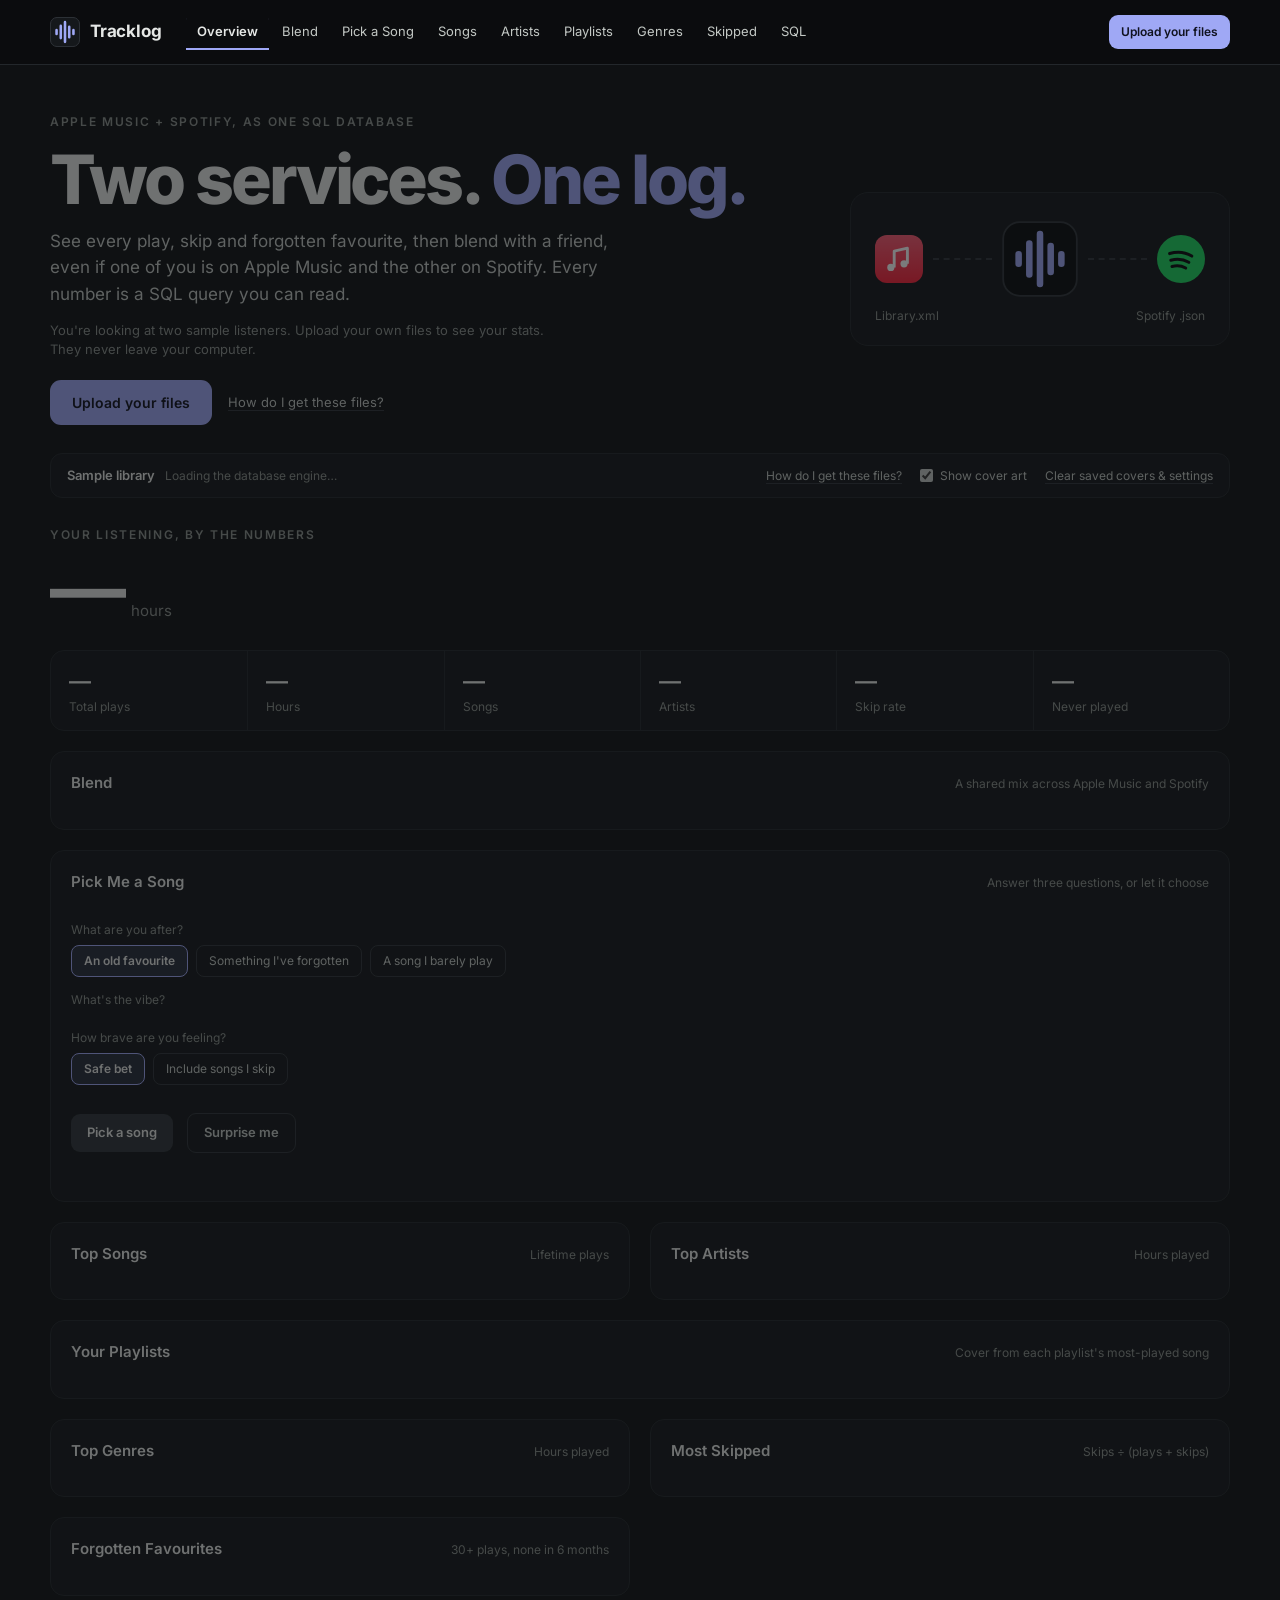
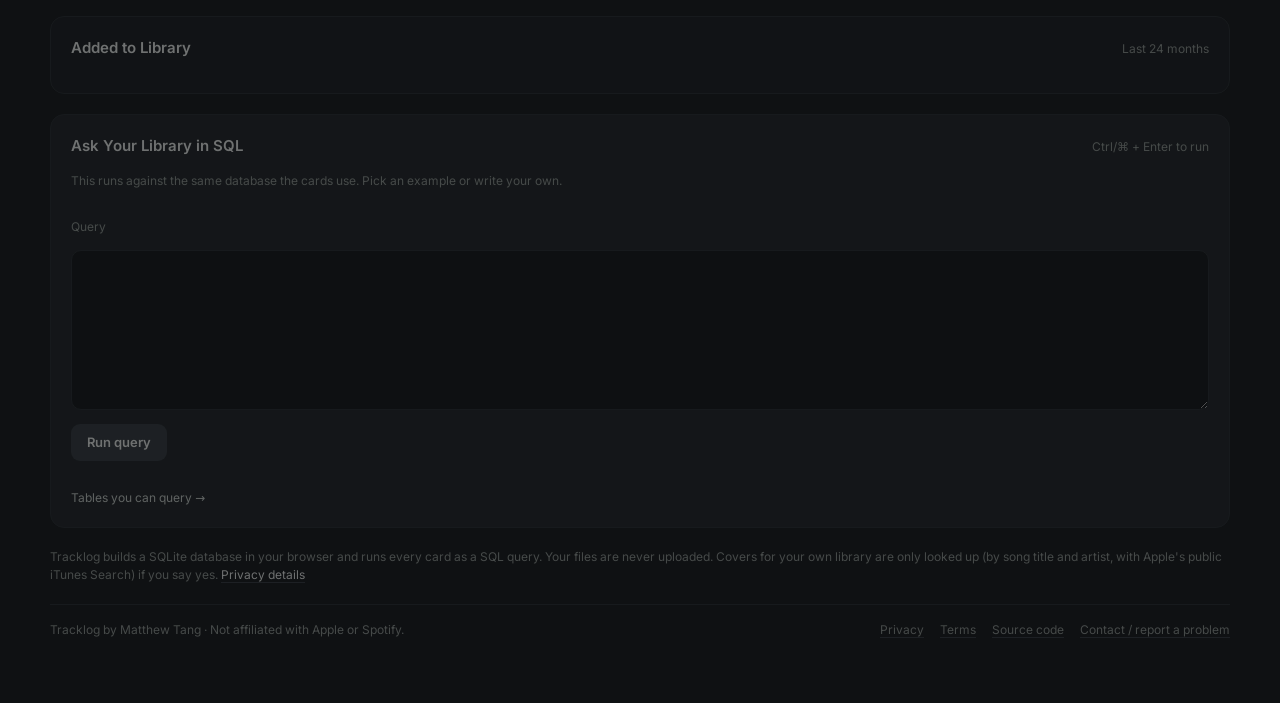
<file: index.html>
<!doctype html>
<html lang="en">
<head>
  <meta charset="utf-8">
  <meta name="viewport" content="width=device-width, initial-scale=1, viewport-fit=cover">
  <title>Tracklog: your Apple Music or Spotify library as a SQL database</title>
  <meta name="description" content="Turn your Apple Music or Spotify library into a SQL database, see your listening habits, and blend libraries with friends across both. Runs entirely in your browser.">
  <!-- GitHub Pages can't send security headers, so the content policy lives here. -->
  <meta http-equiv="Content-Security-Policy" content="default-src 'self'; script-src 'self' https://itunes.apple.com; worker-src 'self'; style-src 'self'; font-src 'self'; img-src 'self' data: https://*.mzstatic.com; connect-src 'self' https://itunes.apple.com; object-src 'none'; base-uri 'self'; form-action 'none'">
  <meta name="referrer" content="strict-origin-when-cross-origin">
  <link rel="canonical" href="https://matthewtang29.github.io/Tracklog/">
  <meta name="theme-color" content="#0f1113">

  <meta property="og:type" content="website">
  <meta property="og:site_name" content="Tracklog">
  <meta property="og:title" content="Tracklog: your Apple Music or Spotify library as a SQL database">
  <meta property="og:description" content="Upload your Apple Music Library.xml or Spotify data and see your top songs, artists and forgotten favourites, or blend with a friend on the other service. All from SQL queries that run in your browser.">
  <meta property="og:url" content="https://matthewtang29.github.io/Tracklog/">
  <meta property="og:image" content="https://matthewtang29.github.io/Tracklog/img/og-image.png">
  <meta property="og:image:width" content="1200">
  <meta property="og:image:height" content="630">
  <meta property="og:image:alt" content="Tracklog dashboard: hours listened, top songs and top artists">
  <meta name="twitter:card" content="summary_large_image">

  <link rel="icon" href="favicon.ico" sizes="32x32">
  <link rel="icon" href="img/icon.svg" type="image/svg+xml">
  <link rel="apple-touch-icon" href="img/apple-touch-icon.png">
  <link rel="manifest" href="site.webmanifest">
  <link rel="preload" href="vendor/inter/inter-latin-wght-normal.woff2" as="font" type="font/woff2" crossorigin>
  <link rel="stylesheet" href="css/styles.css">
</head>
<body>

<header class="top">
  <a class="brand" href="#overview" aria-label="Tracklog, back to the top">
    <svg width="30" height="30" viewBox="0 0 64 64" aria-hidden="true"><rect x="1" y="1" width="62" height="62" rx="14" fill="#15181b" stroke="#30353a" stroke-width="2"/><path d="M14 28v8M23 19v26M32 11v42M41 21v22M50 28v8" stroke="#9fa8f5" stroke-width="5.5" stroke-linecap="round" fill="none"/></svg>
    <b>Tracklog</b>
  </a>
  <nav class="nav" id="nav" aria-label="Sections">
    <a href="#overview" class="active">Overview</a>
    <a href="#blend">Blend</a>
    <a href="#pick">Pick a Song</a>
    <a href="#songs">Songs</a>
    <a href="#artists">Artists</a>
    <a href="#playlists">Playlists</a>
    <a href="#genres">Genres</a>
    <a href="#skipped">Skipped</a>
    <a href="#console">SQL</a>
  </nav>
  <button class="btn small top-cta" type="button" data-upload data-upload-label="Upload your files">Upload your files</button>
</header>

<div class="progress" id="progress" role="status" aria-live="polite" hidden>
  <span id="progress-text">Loading…</span>
  <progress id="progress-bar" max="1" value="0"></progress>
</div>

<main class="main loading" id="results">
  <noscript><p class="notice">Tracklog runs in your browser and needs JavaScript turned on.</p></noscript>

  <section class="intro">
    <div class="intro-text">
      <span class="eyebrow">Apple Music + Spotify, as one SQL database</span>
      <h1>Two services. <span>One log.</span></h1>
      <p class="intro-lede">See every play, skip and forgotten favourite, then blend with a friend, even if one of you is on Apple Music and the other on Spotify. Every number is a SQL query you can read.</p>
      <p id="intro-note">You're looking at two sample listeners. Upload your own files to see your stats. They never leave your computer.</p>
      <div class="art-ask" id="art-ask" hidden>
        <p><b>Show album covers?</b> Your file has no pictures in it, so Tracklog would send the title and artist of the songs on screen to Apple's iTunes Search to find them.</p>
        <div class="art-ask-actions">
          <button class="btn quiet small" type="button" id="art-yes">Find covers</button>
          <button class="link-btn" type="button" id="art-no">No thanks</button>
        </div>
      </div>
      <div class="intro-cta">
        <button class="btn" type="button" data-upload data-upload-label="Upload your files">Upload your files</button>
        <button class="link-btn" type="button" data-help>How do I get these files?</button>
      </div>
    </div>
    <div class="bridge" aria-hidden="true">
      <div class="bridge-row">
        <img src="img/apple-music.svg" width="48" height="48" alt="">
        <i></i>
        <svg width="76" height="76" viewBox="0 0 64 64"><rect x="1" y="1" width="62" height="62" rx="14" fill="#0b0d0f" stroke="#30353a" stroke-width="1.5"/><path d="M14 28v8M23 19v26M32 11v42M41 21v22M50 28v8" stroke="#9fa8f5" stroke-width="5.5" stroke-linecap="round" fill="none"/></svg>
        <i></i>
        <img src="img/spotify.svg" width="48" height="48" alt="">
      </div>
      <div class="bridge-labels"><span>Library.xml</span><span>Spotify .json</span></div>
    </div>
  </section>

  <section class="side-card" aria-live="polite" aria-label="Your files and settings">
    <div class="side-status">
      <b id="source-title">Sample library</b>
      <p id="msg">Loading the database engine…</p>
    </div>
    <input type="file" id="file" accept=".xml,.json,text/xml,application/xml,application/json" multiple hidden>
    <div class="side-actions">
      <button class="link-btn" id="open-help" type="button" data-help>How do I get these files?</button>
      <button class="link-btn" id="load-sample" type="button" hidden>Back to the sample library</button>
      <label class="toggle"><input type="checkbox" id="art-toggle" checked> Show cover art</label>
      <p id="art-progress" hidden></p>
      <button class="link-btn" type="button" id="clear-data">Clear saved covers &amp; settings</button>
    </div>
  </section>

  <section class="people" id="people" aria-label="People" hidden>
    <div class="people-row">
      <span class="field-label">Viewing</span>
      <div class="people-list" id="people-list"></div>
      <div class="people-actions">
        <span class="person-actions" id="person-actions" hidden>
          <button class="link-btn" type="button" id="add-files">Add files</button>
          <button class="link-btn" type="button" id="rename">Rename</button>
          <button class="link-btn" type="button" id="remove-person">Remove</button>
        </span>
        <button class="btn quiet small" type="button" id="add-person">+ Add a friend</button>
      </div>
    </div>
    <p class="fine" id="person-note"></p>
  </section>

  <section class="hero" id="overview">
    <span class="eyebrow" id="hero-eyebrow">Your listening, by the numbers</span>
    <div class="hero-line">
      <span class="big" id="hero-num">—</span><span class="unit">hours</span>
      <p id="takeaway">&nbsp;</p>
    </div>
  </section>

  <section class="stats" aria-label="Totals">
    <div class="stat"><strong id="t-plays">—</strong><span>Total plays</span></div>
    <div class="stat"><strong id="t-hours">—</strong><span>Hours</span></div>
    <div class="stat"><strong id="t-songs">—</strong><span>Songs</span></div>
    <div class="stat"><strong id="t-artists">—</strong><span>Artists</span></div>
    <div class="stat"><strong id="t-skip">—</strong><span>Skip rate</span></div>
    <div class="stat"><strong id="t-never">—</strong><span>Never played</span></div>
  </section>

  <article class="panel blend" id="blend" aria-labelledby="blend-title">
    <div class="panel-head"><h2 id="blend-title">Blend</h2><span class="hint">A shared mix across Apple Music and Spotify</span></div>
    <div class="blend-out" id="blend-out" aria-live="polite"></div>
  </article>

  <article class="panel suggest" id="pick" aria-labelledby="pick-title">
    <div class="panel-head"><h2 id="pick-title">Pick Me a Song</h2><span class="hint">Answer three questions, or let it choose</span></div>
    <div class="quiz">
      <div class="q" role="group" aria-labelledby="q-mode">
        <span class="field-label" id="q-mode">What are you after?</span>
        <div class="chips" data-question="mode">
          <button type="button" class="chip on" data-value="favourite" aria-pressed="true">An old favourite</button>
          <button type="button" class="chip" data-value="forgotten" aria-pressed="false">Something I've forgotten</button>
          <button type="button" class="chip" data-value="barely" aria-pressed="false">A song I barely play</button>
        </div>
      </div>
      <div class="q" role="group" aria-labelledby="q-vibe">
        <span class="field-label" id="q-vibe">What's the vibe?</span>
        <div class="chips" data-question="vibe" id="vibe-chips"></div>
      </div>
      <div class="q" role="group" aria-labelledby="q-risk">
        <span class="field-label" id="q-risk">How brave are you feeling?</span>
        <div class="chips" data-question="risk">
          <button type="button" class="chip on" data-value="safe" aria-pressed="true">Safe bet</button>
          <button type="button" class="chip" data-value="brave" aria-pressed="false">Include songs I skip</button>
        </div>
      </div>
    </div>
    <div class="runbar">
      <button class="btn quiet" id="pick-go" type="button">Pick a song</button>
      <button class="btn ghost" id="pick-surprise" type="button">Surprise me</button>
    </div>
    <div class="pick-out" id="pick-out" aria-live="polite"></div>
  </article>

  <div class="cols-2">
    <article class="panel" id="songs" data-q="top_songs">
      <div class="panel-head"><h2>Top Songs</h2><span class="hint">Lifetime plays</span></div>
      <div class="list" data-out></div>
    </article>
    <article class="panel" id="artists" data-q="top_artists">
      <div class="panel-head"><h2>Top Artists</h2><span class="hint">Hours played</span></div>
      <div class="artists" data-out></div>
    </article>
  </div>

  <article class="panel" id="playlists" data-q="playlists">
    <div class="panel-head"><h2>Your Playlists</h2><span class="hint">Cover from each playlist's most-played song</span></div>
    <div class="playlists" data-out></div>
  </article>

  <div class="cols-2">
    <div class="stack">
      <article class="panel" id="genres" data-q="genres">
        <div class="panel-head"><h2>Top Genres</h2><span class="hint">Hours played</span></div>
        <div class="chips" data-out></div>
      </article>
      <article class="panel" id="forgotten" data-q="forgotten">
        <div class="panel-head"><h2>Forgotten Favourites</h2><span class="hint">30+ plays, none in 6 months</span></div>
        <div class="list" data-out></div>
      </article>
    </div>
    <article class="panel" id="skipped" data-q="most_skipped">
      <div class="panel-head"><h2>Most Skipped</h2><span class="hint">Skips ÷ (plays + skips)</span></div>
      <div class="list" data-out></div>
    </article>
  </div>

  <article class="panel" id="added" data-q="added_by_month">
    <div class="panel-head"><h2>Added to Library</h2><span class="hint">Last 24 months</span></div>
    <div data-out></div>
  </article>

  <section class="panel console" id="console" aria-labelledby="pg">
    <div class="panel-head"><h2 id="pg">Ask Your Library in SQL</h2><span class="hint">Ctrl/⌘ + Enter to run</span></div>
    <p class="fine">This runs against the same database the cards use. Pick an example or write your own.</p>
    <div class="chips" id="chips"></div>
    <p class="explain" id="explain" hidden></p>
    <label for="sql" class="field-label">Query</label>
    <textarea id="sql" spellcheck="false"></textarea>
    <div class="runbar">
      <button class="btn quiet" id="run" type="button">Run query</button>
      <span class="run-msg" id="run-msg"></span>
    </div>
    <div class="tablewrap" id="run-out"></div>
    <details class="sql">
      <summary>Tables you can query →</summary>
      <div class="schema" id="schema"></div>
    </details>
  </section>

  <p class="fine">Tracklog builds a SQLite database in your browser and runs every card as a SQL query. Your files are never uploaded. Covers for your own library are only looked up (by song title and artist, with Apple's public iTunes Search) if you say yes. <a href="privacy.html">Privacy details</a></p>

  <footer class="footer">
    <span>Tracklog by Matthew Tang · Not affiliated with Apple or Spotify.</span>
    <nav aria-label="Site">
      <a href="privacy.html">Privacy</a>
      <a href="terms.html">Terms</a>
      <a href="https://github.com/matthewtang29/Tracklog">Source code</a>
      <a href="https://github.com/matthewtang29/Tracklog/issues">Contact / report a problem</a>
    </nav>
  </footer>
</main>

<div class="sticky-cta" id="sticky-cta" hidden>
  <button class="btn" type="button" data-upload data-upload-label="Upload your files">Upload your files</button>
</div>

<dialog id="help">
  <h2>Get your library files</h2>
  <div class="os-tabs" role="tablist" aria-label="Where your music is">
    <button role="tab" id="tab-mac" aria-selected="true" aria-controls="steps-mac">Mac</button>
    <button role="tab" id="tab-win" aria-selected="false" aria-controls="steps-win">Windows</button>
    <button role="tab" id="tab-spotify" aria-selected="false" aria-controls="steps-spotify">Spotify</button>
  </div>
  <ol class="steps" id="steps-mac" role="tabpanel" aria-labelledby="tab-mac">
    <li><span>Open the <b>Music</b> app on your Mac.</span></li>
    <li><span>Choose File → Library → Export Library… in the menu bar.</span></li>
    <li><span>Save it. You'll get a file called Library.xml.</span></li>
    <li><span>Click <b>Upload your files</b>, or drag the file anywhere onto this page.</span></li>
  </ol>
  <ol class="steps" id="steps-win" role="tabpanel" aria-labelledby="tab-win" hidden>
    <li><span>Open <b>iTunes</b> on your PC.</span></li>
    <li><span>Choose File → Library → Export Library… (press Alt if the menu bar is hidden).</span></li>
    <li><span>Save it as XML. You'll get a file like Library.xml.</span></li>
    <li><span>Click <b>Upload your files</b>, or drag the file anywhere onto this page.</span></li>
  </ol>
  <ol class="steps" id="steps-spotify" role="tabpanel" aria-labelledby="tab-spotify" hidden>
    <li><span>On spotify.com, sign in and open your account's <b>Privacy</b> page. Find <b>Download your data</b>.</span></li>
    <li><span>Tick <b>Extended streaming history</b> (every year you've used Spotify) and/or <b>Account data</b> (the past year, plus Liked Songs and playlists), then request it.</span></li>
    <li><span>Spotify emails you a ZIP when it's ready, which can take days. Unzip it.</span></li>
    <li><span>Click <b>Upload your files</b> and select all the .json files at once. Tracklog uses the streaming history, YourLibrary.json and Playlist files and ignores the rest.</span></li>
  </ol>
  <p class="fine">Apple Music: play counts include your iPhone's plays when Sync Library is turned on. The export needs a computer; the iPhone app can't make one. Spotify: a stream of 30 seconds or more counts as a play, a shorter one as a skip.</p>
  <div class="dialog-actions">
    <button class="btn ghost" id="close-help" type="button">Close</button>
    <button class="btn" type="button" data-upload>Choose files</button>
  </div>
</dialog>

<dialog id="whose" aria-labelledby="whose-title">
  <h2 id="whose-title">Whose files are these?</h2>
  <p class="fine"><span id="whose-files"></span>. Add them to someone already here (say, your Spotify next to your Apple Music library), or to someone new to blend with.</p>
  <div class="whose-choices" id="whose-choices"></div>
  <div class="dialog-actions">
    <button class="btn ghost" id="whose-cancel" type="button">Cancel</button>
  </div>
</dialog>

<div class="drop-overlay" id="drop-overlay" hidden>Drop Library.xml or Spotify .json files to analyze them</div>

<!-- SQLite (sql.js) is loaded by js/worker.js from vendor/, off the main thread. -->
<script type="module" src="js/main.js"></script>
</body>
</html>
</file>
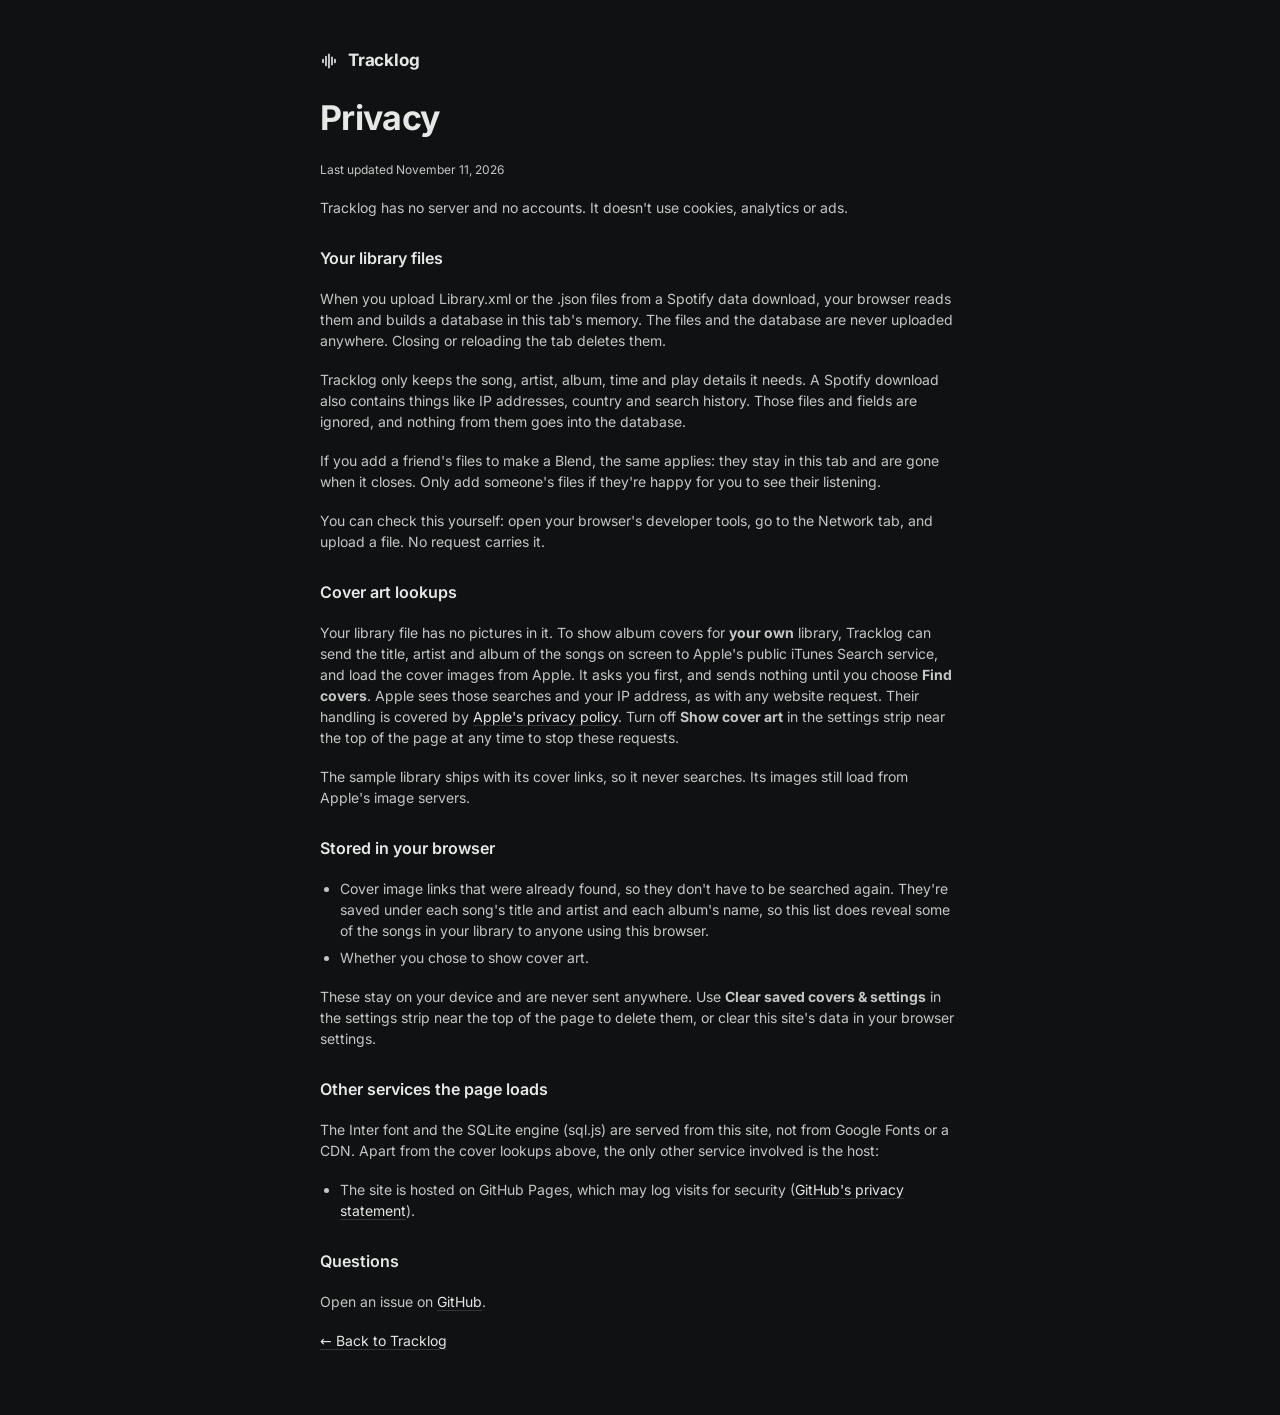
<file: privacy.html>
<!doctype html>
<html lang="en">
<head>
  <meta charset="utf-8">
  <meta name="viewport" content="width=device-width, initial-scale=1, viewport-fit=cover">
  <title>Privacy · Tracklog</title>
  <meta name="description" content="What Tracklog does with your Apple Music and Spotify files: they stay in your browser.">
  <meta http-equiv="Content-Security-Policy" content="default-src 'self'; style-src 'self'; font-src 'self'; img-src 'self' data:; object-src 'none'; base-uri 'self'; form-action 'none'">
  <meta name="referrer" content="strict-origin-when-cross-origin">
  <link rel="canonical" href="https://matthewtang29.github.io/Tracklog/privacy.html">
  <meta name="theme-color" content="#0f1113">
  <link rel="icon" href="favicon.ico" sizes="32x32">
  <link rel="icon" href="img/icon.svg" type="image/svg+xml">
  <link rel="apple-touch-icon" href="img/apple-touch-icon.png">
  <link rel="stylesheet" href="css/styles.css">
</head>
<body>
<main class="page">
  <a class="brand" href="./">
    <svg width="18" height="18" viewBox="0 0 24 24" fill="none" stroke="currentColor" stroke-width="2.2" stroke-linecap="round" aria-hidden="true"><path d="M4 10v4M8 6v12M12 3v18M16 7v10M20 10v4"/></svg>
    <b>Tracklog</b>
  </a>
  <h1>Privacy</h1>
  <p class="fine">Last updated November 11, 2026</p>
  <p>Tracklog has no server and no accounts. It doesn't use cookies, analytics or ads.</p>

  <h2>Your library files</h2>
  <p>When you upload Library.xml or the .json files from a Spotify data download, your browser reads them and builds a database in this tab's memory. The files and the database are never uploaded anywhere. Closing or reloading the tab deletes them.</p>
  <p>Tracklog only keeps the song, artist, album, time and play details it needs. A Spotify download also contains things like IP addresses, country and search history. Those files and fields are ignored, and nothing from them goes into the database.</p>
  <p>If you add a friend's files to make a Blend, the same applies: they stay in this tab and are gone when it closes. Only add someone's files if they're happy for you to see their listening.</p>
  <p>You can check this yourself: open your browser's developer tools, go to the Network tab, and upload a file. No request carries it.</p>

  <h2>Cover art lookups</h2>
  <p>Your library file has no pictures in it. To show album covers for <b>your own</b> library, Tracklog can send the title, artist and album of the songs on screen to Apple's public iTunes Search service, and load the cover images from Apple. It asks you first, and sends nothing until you choose <b>Find covers</b>. Apple sees those searches and your IP address, as with any website request. Their handling is covered by <a href="https://www.apple.com/legal/privacy/">Apple's privacy policy</a>. Turn off <b>Show cover art</b> in the settings strip near the top of the page at any time to stop these requests.</p>
  <p>The sample library ships with its cover links, so it never searches. Its images still load from Apple's image servers.</p>

  <h2>Stored in your browser</h2>
  <ul>
    <li>Cover image links that were already found, so they don't have to be searched again. They're saved under each song's title and artist and each album's name, so this list does reveal some of the songs in your library to anyone using this browser.</li>
    <li>Whether you chose to show cover art.</li>
  </ul>
  <p>These stay on your device and are never sent anywhere. Use <b>Clear saved covers &amp; settings</b> in the settings strip near the top of the page to delete them, or clear this site's data in your browser settings.</p>

  <h2>Other services the page loads</h2>
  <p>The Inter font and the SQLite engine (sql.js) are served from this site, not from Google Fonts or a CDN. Apart from the cover lookups above, the only other service involved is the host:</p>
  <ul>
    <li>The site is hosted on GitHub Pages, which may log visits for security (<a href="https://docs.github.com/en/site-policy/privacy-policies/github-general-privacy-statement">GitHub's privacy statement</a>).</li>
  </ul>

  <h2>Questions</h2>
  <p>Open an issue on <a href="https://github.com/matthewtang29/Tracklog/issues">GitHub</a>.</p>
  <p><a href="./">← Back to Tracklog</a></p>
</main>
</body>
</html>
</file>
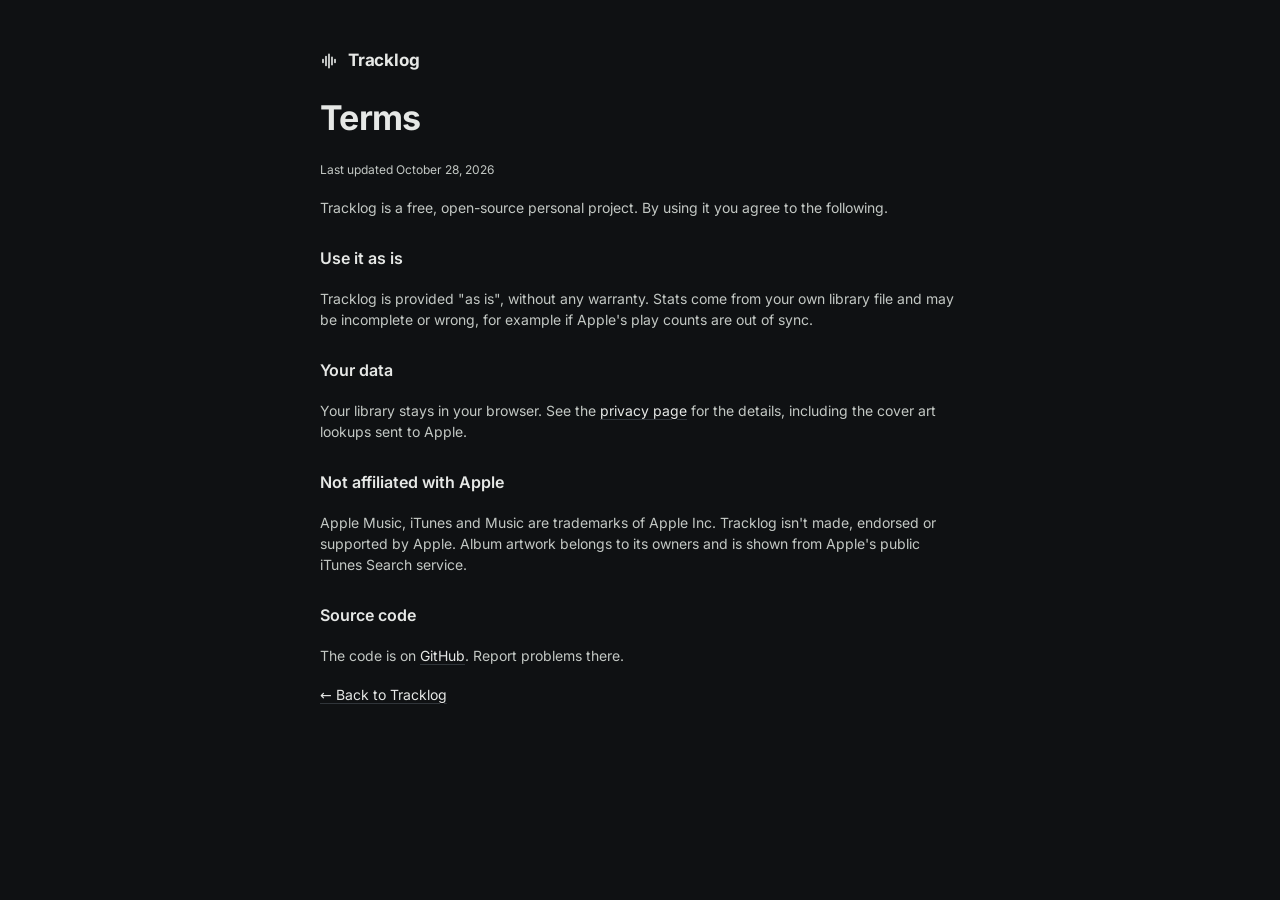
<file: terms.html>
<!doctype html>
<html lang="en">
<head>
  <meta charset="utf-8">
  <meta name="viewport" content="width=device-width, initial-scale=1, viewport-fit=cover">
  <title>Terms · Tracklog</title>
  <meta name="description" content="The terms for using Tracklog, a free open-source tool for Apple Music library stats.">
  <meta http-equiv="Content-Security-Policy" content="default-src 'self'; style-src 'self'; font-src 'self'; img-src 'self' data:; object-src 'none'; base-uri 'self'; form-action 'none'">
  <meta name="referrer" content="strict-origin-when-cross-origin">
  <link rel="canonical" href="https://matthewtang29.github.io/Tracklog/terms.html">
  <meta name="theme-color" content="#0f1113">
  <link rel="icon" href="favicon.ico" sizes="32x32">
  <link rel="icon" href="img/icon.svg" type="image/svg+xml">
  <link rel="apple-touch-icon" href="img/apple-touch-icon.png">
  <link rel="stylesheet" href="css/styles.css">
</head>
<body>
<main class="page">
  <a class="brand" href="./">
    <svg width="18" height="18" viewBox="0 0 24 24" fill="none" stroke="currentColor" stroke-width="2.2" stroke-linecap="round" aria-hidden="true"><path d="M4 10v4M8 6v12M12 3v18M16 7v10M20 10v4"/></svg>
    <b>Tracklog</b>
  </a>
  <h1>Terms</h1>
  <p class="fine">Last updated October 28, 2026</p>
  <p>Tracklog is a free, open-source personal project. By using it you agree to the following.</p>

  <h2>Use it as is</h2>
  <p>Tracklog is provided "as is", without any warranty. Stats come from your own library file and may be incomplete or wrong, for example if Apple's play counts are out of sync.</p>

  <h2>Your data</h2>
  <p>Your library stays in your browser. See the <a href="privacy.html">privacy page</a> for the details, including the cover art lookups sent to Apple.</p>

  <h2>Not affiliated with Apple</h2>
  <p>Apple Music, iTunes and Music are trademarks of Apple Inc. Tracklog isn't made, endorsed or supported by Apple. Album artwork belongs to its owners and is shown from Apple's public iTunes Search service.</p>

  <h2>Source code</h2>
  <p>The code is on <a href="https://github.com/matthewtang29/Tracklog">GitHub</a>. Report problems there.</p>
  <p><a href="./">← Back to Tracklog</a></p>
</main>
</body>
</html>
</file>
<file: css/styles.css>
/* Tracklog, "The Bridge": near-black ink panels, Inter, and one accent colour.
   Colour rule: everything is neutral grey except a few marks in periwinkle:
   the logo, the primary action (Upload), the section you're on, the chosen
   chip or person, the taste match and the top bar in each chart.
   Periwinkle was picked because it sits clear of both Apple Music's red and
   Spotify's green, so neither service's logo looks like "ours".
   Layout: a top bar (logo, sections, upload) over a centred dashboard. */

/* Inter, self-hosted (variable weight) so no request goes to Google Fonts. */
@font-face {
  font-family: "Inter";
  font-style: normal;
  font-display: swap;
  font-weight: 100 900;
  src: url(../vendor/inter/inter-latin-wght-normal.woff2) format("woff2-variations"), url(../vendor/inter/inter-latin-wght-normal.woff2) format("woff2");
  unicode-range: U+0000-00FF, U+0131, U+0152-0153, U+02BB-02BC, U+02C6, U+02DA, U+02DC, U+0304, U+0308, U+0329, U+2000-206F, U+20AC, U+2122, U+2191, U+2193, U+2212, U+2215, U+FEFF, U+FFFD;
}
@font-face {
  font-family: "Inter";
  font-style: normal;
  font-display: swap;
  font-weight: 100 900;
  src: url(../vendor/inter/inter-latin-ext-wght-normal.woff2) format("woff2-variations"), url(../vendor/inter/inter-latin-ext-wght-normal.woff2) format("woff2");
  unicode-range: U+0100-02BA, U+02BD-02C5, U+02C7-02CC, U+02CE-02D7, U+02DD-02FF, U+0304, U+0308, U+0329, U+1D00-1DBF, U+1E00-1E9F, U+1EF2-1EFF, U+2020, U+20A0-20AB, U+20AD-20C0, U+2113, U+2C60-2C7F, U+A720-A7FF;
}

:root {
  --bg: #0f1113;
  --side: #0b0d0f;
  --panel: #15181b;
  --panel-2: #1b1f22;
  --line: #23272b;
  --line-2: #30353a;
  --ink: #e6e8e6;
  --ink-2: #c3c8c4;
  --muted: #8b918d;
  --bar: #4a5056;          /* neutral chart bars */
  --accent: #9fa8f5;       /* periwinkle: see the colour rule above */
  --accent-hi: #bcc2f9;
  --accent-soft: rgba(159, 168, 245, .14);
  --on-accent: #10121f;
  --bad: #e39a8f;          /* error text (meaning, not decoration) */
  --font: "Inter", system-ui, -apple-system, "Segoe UI", sans-serif;
  --mono: ui-monospace, "SF Mono", Menlo, Consolas, monospace;
  color-scheme: dark;
}

* { box-sizing: border-box; }
[hidden] { display: none !important; }
html { scroll-behavior: smooth; scroll-padding-top: 84px; }
body { margin: 0; background: var(--bg); color: var(--ink); font-family: var(--font); font-size: 14px; line-height: 1.5; -webkit-font-smoothing: antialiased; }
h1, h2, h3, p { margin: 0; }
h1, h2, h3 { text-wrap: balance; }
a { color: var(--ink); text-decoration: underline; text-decoration-color: var(--line-2); text-underline-offset: 3px; }
a:hover { text-decoration-color: var(--ink-2); }
button { font: inherit; }
:focus-visible { outline: 2px solid var(--ink); outline-offset: 2px; }
@media (prefers-reduced-motion: reduce) { html { scroll-behavior: auto; } * { transition: none !important; } }

/* ---------- Top bar ---------- */
.top { position: sticky; top: 0; z-index: 5; display: flex; align-items: center; gap: 12px 24px; padding: 14px max(24px, calc((100vw - 1180px) / 2)); background: rgba(11, 13, 15, .92); backdrop-filter: blur(10px); border-bottom: 1px solid var(--line); }
.brand { display: flex; align-items: center; gap: 10px; color: var(--ink); text-decoration: none; flex: none; }
.brand svg { flex: none; }
.brand b { font-size: 17px; font-weight: 700; letter-spacing: -0.01em; }
.nav { display: flex; gap: 2px; flex: 1; min-width: 0; overflow-x: auto; scrollbar-width: none; }
.nav::-webkit-scrollbar { display: none; }
.nav a { text-decoration: none; display: block; padding: 8px 11px; border-radius: 8px; color: var(--ink-2); font-size: 13px; white-space: nowrap; }
.nav a:hover { background: var(--panel); color: var(--ink); }
.nav a.active { color: var(--ink); font-weight: 600; box-shadow: inset 0 -2px 0 var(--accent); border-radius: 8px 8px 0 0; }
.top-cta { flex: none; }

/* Files + settings strip (was the sidebar card) */
.side-card { display: flex; flex-wrap: wrap; align-items: center; justify-content: space-between; gap: 10px 24px; background: var(--panel); border: 1px solid var(--line); border-radius: 12px; padding: 12px 16px; }
.side-status { display: flex; flex-wrap: wrap; align-items: baseline; gap: 2px 10px; min-width: 0; }
.side-card b { font-size: 13px; font-weight: 600; }
.side-card p { font-size: 12px; color: var(--muted); line-height: 1.45; overflow-wrap: anywhere; }
.side-card .err { color: var(--bad); }
.side-actions { display: flex; flex-wrap: wrap; align-items: center; gap: 8px 18px; }
.btn { font-size: 13px; font-weight: 600; padding: 9px 16px; border-radius: 9px; border: 0; background: var(--accent); color: var(--on-accent); cursor: pointer; text-align: center; text-decoration: none; }
.btn:hover { background: var(--accent-hi); }
.btn.quiet { background: var(--line-2); color: var(--ink); }
.btn.quiet:hover { background: #3b4147; }
.btn:disabled { opacity: .6; cursor: default; }
.btn.small { font-size: 12px; padding: 8px 12px; }
.link-btn { background: none; border: 0; padding: 0; color: var(--ink-2); cursor: pointer; font-size: 12px; text-align: left; text-decoration: underline; text-decoration-color: var(--line-2); text-underline-offset: 3px; width: fit-content; }
.link-btn:hover { color: var(--ink); text-decoration-color: var(--ink-2); }
.toggle { display: flex; gap: 7px; align-items: center; font-size: 12px; color: var(--ink-2); cursor: pointer; }
.toggle input { accent-color: var(--ink-2); margin: 0; }
.art-ask { display: grid; gap: 10px; margin-top: 12px; padding-top: 12px; border-top: 1px solid var(--line); }
.intro .art-ask p { font-size: 13px; color: var(--ink-2); margin: 0; }
.art-ask b { color: var(--ink); }
.art-ask-actions { display: flex; align-items: center; gap: 12px; flex-wrap: wrap; }

/* Progress while a library is read (fixed so it isn't dimmed with the page) */
.progress { position: fixed; top: 76px; left: 50%; transform: translateX(-50%); z-index: 30; width: min(340px, calc(100vw - 32px)); display: grid; gap: 8px; padding: 12px 14px; background: var(--panel-2); border: 1px solid var(--line-2); border-radius: 10px; font-size: 13px; color: var(--ink); }
.progress progress { width: 100%; height: 4px; appearance: none; -webkit-appearance: none; border: 0; border-radius: 2px; background: var(--line); overflow: hidden; }
.progress progress::-webkit-progress-bar { background: var(--line); }
.progress progress::-webkit-progress-value { background: var(--ink-2); }
.progress progress::-moz-progress-bar { background: var(--ink-2); }

/* ---------- Main ---------- */
.main { margin: 0 auto; padding: 28px max(24px, env(safe-area-inset-right, 0px)) 64px max(24px, env(safe-area-inset-left, 0px)); max-width: 1228px; display: grid; gap: 20px; }
.loading { opacity: .45; pointer-events: none; transition: opacity .2s; }

.panel { background: var(--panel); border: 1px solid var(--line); border-radius: 14px; padding: 20px; display: grid; gap: 14px; align-content: start; min-width: 0; }
.panel-head { display: flex; flex-wrap: wrap; justify-content: space-between; align-items: baseline; gap: 4px 12px; }
.panel h2 { font-size: 15px; font-weight: 600; }
.panel-head .hint { font-size: 12px; color: var(--muted); white-space: nowrap; }
.cols-2 { display: grid; grid-template-columns: repeat(auto-fit, minmax(min(100%, 380px), 1fr)); gap: 20px; align-items: start; }
.stack { display: grid; gap: 20px; align-content: start; }

/* Hero */
.hero { display: grid; gap: 6px; padding: 8px 0 4px; }
.eyebrow { font-size: 12px; font-weight: 600; letter-spacing: 0.14em; text-transform: uppercase; color: var(--muted); }
.hero-line { display: flex; flex-wrap: wrap; align-items: baseline; gap: 6px 14px; }
.big { font-size: clamp(52px, 7vw, 76px); font-weight: 700; letter-spacing: -0.04em; line-height: 1; font-variant-numeric: tabular-nums; }
.unit { font-size: 15px; color: var(--muted); margin-left: -6px; }
.hero p { font-size: clamp(16px, 2vw, 20px); font-weight: 500; color: var(--ink-2); flex: 1 1 320px; max-width: 46ch; }
.hero p b { color: var(--ink); font-weight: 700; }

/* Stats strip */
.stats { display: grid; grid-template-columns: repeat(6, minmax(0, 1fr)); background: var(--panel); border: 1px solid var(--line); border-radius: 14px; }
.stat { padding: 14px 18px; display: grid; gap: 0; border-left: 1px solid var(--line); min-width: 0; }
.stat:first-child { border-left: 0; }
.stat strong { font-size: 22px; font-weight: 600; letter-spacing: -0.02em; font-variant-numeric: tabular-nums; }
.stat span { font-size: 12px; color: var(--muted); }

/* Artwork */
.art { width: 36px; height: 36px; border-radius: 6px; flex: none; overflow: hidden; display: grid; place-items: center; font-size: 12px; font-weight: 600; color: var(--ink-2); background: #23282b; }
.art img { width: 100%; height: 100%; object-fit: cover; display: block; opacity: 0; transition: opacity .35s; }
.art img.ready { opacity: 1; }
.art.avatar { width: 28px; height: 28px; border-radius: 50%; }

/* Ranked song list */
.list { display: grid; }
.item { display: grid; grid-template-columns: 16px auto minmax(0, 1fr) auto; gap: 12px; align-items: center; padding: 7px 0; }
.item + .item { border-top: 1px solid var(--line); }
.item.no-rank { grid-template-columns: auto minmax(0, 1fr) auto; }
.item .rank { font-size: 12px; color: var(--muted); text-align: center; font-variant-numeric: tabular-nums; }
.who { min-width: 0; display: grid; }
.who b { font-size: 13px; font-weight: 500; overflow: hidden; text-overflow: ellipsis; white-space: nowrap; }
.who span { font-size: 12px; color: var(--muted); overflow: hidden; text-overflow: ellipsis; white-space: nowrap; }
.item .num { font-size: 13px; font-weight: 600; font-variant-numeric: tabular-nums; text-align: right; display: grid; }
.item .num small { font-size: 12px; font-weight: 400; color: var(--muted); }

/* Artist rows: name + value, thin bar underneath */
.artists { display: grid; gap: 12px; }
.artist { display: grid; grid-template-columns: auto minmax(0, 1fr) auto; grid-template-rows: auto auto; column-gap: 10px; row-gap: 5px; align-items: center; }
.artist .art { grid-row: 1 / 3; }
.artist .name { font-size: 13px; font-weight: 500; overflow: hidden; text-overflow: ellipsis; white-space: nowrap; }
.artist .val { font-size: 12px; color: var(--muted); font-variant-numeric: tabular-nums; }
.artist .bar { grid-column: 2 / 4; height: 4px; border-radius: 2px; background: var(--line); }
.artist .bar i { display: block; height: 100%; border-radius: 2px; background: var(--bar); }
.artist:first-child .bar i { background: var(--accent); }

/* Playlist cards */
.playlists { display: grid; grid-template-columns: repeat(auto-fill, minmax(min(100%, 170px), 1fr)); gap: 14px; }
.pl { background: var(--panel-2); border: 1px solid var(--line); border-radius: 12px; padding: 10px; display: grid; gap: 8px; min-width: 0; }
.pl .art { width: 100%; height: auto; aspect-ratio: 1; border-radius: 8px; font-size: 22px; }
.pl b { font-size: 13px; font-weight: 600; overflow: hidden; text-overflow: ellipsis; white-space: nowrap; }
.pl span { font-size: 12px; color: var(--muted); overflow: hidden; text-overflow: ellipsis; white-space: nowrap; }
.pl .meta { display: grid; gap: 1px; }

/* Genre chips */
.chips { display: flex; flex-wrap: wrap; gap: 8px; }
.genre { font-size: 12px; padding: 5px 11px; border-radius: 999px; background: var(--panel-2); border: 1px solid var(--line); color: var(--ink-2); }
.genre:first-child { border-color: var(--line-2); color: var(--ink); }
.genre small { color: var(--muted); font-size: 12px; margin-left: 4px; font-variant-numeric: tabular-nums; }

/* Monthly chart */
.months { display: flex; align-items: flex-end; gap: 6px; height: 170px; }
.month { flex: 1 1 0; min-width: 0; height: 100%; display: flex; flex-direction: column; justify-content: flex-end; position: relative; }
.month i { display: block; width: 100%; border-radius: 3px 3px 0 0; background: var(--bar); transition: background .15s; }
.month:hover i, .month:focus i { background: var(--ink-2); }
.month.peak i { background: var(--accent); }
.month b { position: absolute; left: 50%; transform: translate(-50%, -4px); font-size: 12px; font-weight: 500; color: var(--ink-2); opacity: 0; transition: opacity .12s; pointer-events: none; white-space: nowrap; font-variant-numeric: tabular-nums; }
.month:hover b, .month:focus b { opacity: 1; }
.month-labels { display: flex; justify-content: space-between; font-size: 12px; color: var(--muted); margin-top: 8px; }

/* Show SQL */
details.sql summary { cursor: pointer; font-size: 12px; color: var(--ink-2); width: fit-content; list-style: none; }
details.sql summary::-webkit-details-marker { display: none; }
details.sql summary:hover { color: var(--ink); }
pre { margin: 10px 0 0; font-family: var(--mono); font-size: 12px; line-height: 1.6; background: var(--bg); border: 1px solid var(--line); border-radius: 10px; padding: 12px 14px; overflow-x: auto; white-space: pre; color: var(--ink-2); }

/* SQL console */
.console { background: var(--panel-2); }
.chip { font-size: 12px; padding: 6px 12px; border-radius: 8px; border: 1px solid var(--line-2); background: var(--panel); color: var(--ink-2); cursor: pointer; }
.chip:hover { border-color: var(--ink-2); color: var(--ink); }
.chip.on { border-color: var(--accent); color: var(--ink); background: var(--accent-soft); font-weight: 600; }
.field-label { font-size: 12px; color: var(--muted); }
textarea { width: 100%; min-height: 160px; resize: vertical; font-family: var(--mono); font-size: 13px; line-height: 1.6; padding: 14px; border-radius: 10px; border: 1px solid var(--line); background: var(--bg); color: var(--ink); }
textarea:focus { outline: 2px solid var(--ink-2); outline-offset: 0; }
.runbar { display: flex; gap: 14px; align-items: center; flex-wrap: wrap; }
.run-msg { font-size: 12px; color: var(--muted); }
.run-msg.err { color: var(--bad); }
.explain { font-size: 12px; color: var(--ink-2); background: var(--panel); border: 1px solid var(--line); border-radius: 8px; padding: 8px 12px; }
.tablewrap { overflow: auto; max-height: 420px; }
table { width: 100%; border-collapse: collapse; font-size: 12px; font-variant-numeric: tabular-nums; }
th { text-align: left; font-weight: 500; color: var(--muted); font-size: 12px; text-transform: uppercase; letter-spacing: 0.08em; padding: 0 8px 8px; position: sticky; top: 0; background: var(--panel-2); }
td { padding: 8px; border-top: 1px solid var(--line); }
th:first-child, td:first-child { padding-left: 0; }
td.num, th.num { text-align: right; white-space: nowrap; }
.schema { font-family: var(--mono); font-size: 12px; color: var(--muted); display: grid; gap: 4px; margin-top: 10px; }
.schema b { color: var(--ink-2); font-weight: 500; }
.empty { color: var(--muted); font-size: 13px; padding: 4px 0; }

/* Help dialog + drag overlay */
dialog { background: var(--panel); color: var(--ink); border: 1px solid var(--line-2); border-radius: 14px; padding: 22px; width: min(460px, calc(100vw - 32px)); }
dialog::backdrop { background: rgba(0, 0, 0, .6); }
dialog h2 { font-size: 16px; font-weight: 600; margin-bottom: 14px; }
.os-tabs { display: inline-flex; gap: 2px; padding: 3px; border-radius: 9px; background: var(--bg); border: 1px solid var(--line); margin-bottom: 14px; }
.os-tabs button { font-size: 12px; padding: 5px 14px; border-radius: 6px; border: 0; background: transparent; color: var(--muted); cursor: pointer; }
.os-tabs button[aria-selected="true"] { background: var(--panel-2); color: var(--ink); }
.steps { margin: 0 0 14px; padding: 0; list-style: none; counter-reset: s; display: grid; gap: 10px; }
.steps li { counter-increment: s; display: grid; grid-template-columns: 22px 1fr; gap: 10px; font-size: 13px; color: var(--ink-2); }
.steps li::before { content: counter(s); font-size: 12px; font-weight: 600; width: 20px; height: 20px; border-radius: 50%; background: var(--panel-2); color: var(--ink); display: grid; place-items: center; }
.fine { font-size: 12px; color: var(--muted); }
.dialog-actions { display: flex; gap: 10px; justify-content: flex-end; margin-top: 16px; }
.btn.ghost { background: transparent; color: var(--ink-2); border: 1px solid var(--line-2); }
.drop-overlay { position: fixed; inset: 0; background: rgba(11, 13, 15, .85); border: 2px dashed var(--ink-2); display: grid; place-items: center; font-size: 18px; font-weight: 600; color: var(--ink); z-index: 20; pointer-events: none; }

/* ---------- Intro: the Bridge hero (slogan, upload, the two services) ---------- */
.intro { display: flex; flex-wrap: wrap; align-items: center; justify-content: space-between; gap: 28px 40px; padding: 20px 0 8px; }
.intro-text { flex: 1 1 480px; display: grid; gap: 14px; justify-items: start; }
.intro h1 { font-size: clamp(40px, 5.6vw, 68px); line-height: 1.02; font-weight: 800; letter-spacing: -0.045em; }
.intro h1 span { color: var(--accent); }
.intro .intro-lede { font-size: 17px; line-height: 1.55; color: var(--ink-2); max-width: 54ch; }
.intro p { font-size: 13px; color: var(--muted); max-width: 62ch; }
.intro-cta { display: flex; align-items: center; gap: 16px; flex-wrap: wrap; margin-top: 6px; }
.intro-cta .btn { font-size: 14px; padding: 12px 22px; border-radius: 11px; }
.intro-cta .link-btn { font-size: 13px; }
.bridge { flex: 0 1 380px; display: grid; gap: 10px; padding: 28px 24px 20px; background: var(--panel); border: 1px solid var(--line); border-radius: 18px; }
.bridge-row { display: flex; align-items: center; }
.bridge-row img, .bridge-row svg { flex: none; }
.bridge-row i { flex: 1; border-top: 2px dashed var(--line-2); margin: 0 10px; }
.bridge-labels { display: flex; justify-content: space-between; font-size: 12px; color: var(--muted); }
.notice { padding: 12px 16px; border: 1px solid var(--bad); border-radius: 10px; color: var(--bad); }

/* ---------- Footer ---------- */
.footer { display: flex; flex-wrap: wrap; justify-content: space-between; gap: 8px 20px; padding-top: 16px; border-top: 1px solid var(--line); font-size: 12px; color: var(--muted); }
.footer nav { display: flex; flex-wrap: wrap; gap: 6px 16px; }
.footer a { color: var(--muted); }
.footer a:hover { color: var(--ink); }

/* Sticky upload button on phones (main.js shows it once the top ones scroll away) */
.sticky-cta { display: none; }

/* ---------- Narrow screens ---------- */
@media (max-width: 860px) {
  .top { position: static; flex-wrap: wrap; padding: 14px max(16px, env(safe-area-inset-left, 0px)) 8px; }
  .nav { order: 3; flex-basis: 100%; padding-bottom: 2px; }
  .top-cta { margin-left: auto; }
  .main { padding: 18px max(16px, env(safe-area-inset-right, 0px)) 96px max(16px, env(safe-area-inset-left, 0px)); }
  .stats { grid-template-columns: repeat(3, minmax(0, 1fr)); }
  .stat:nth-child(4) { border-left: 0; }
  .stat:nth-child(n+4) { border-top: 1px solid var(--line); }
  .bridge { flex-basis: 100%; }
  .intro-cta .btn { display: none; } /* the top bar and the sticky button already have it */
  .sticky-cta { display: block; position: fixed; inset: auto 0 0 0; z-index: 10; padding: 10px max(16px, env(safe-area-inset-right, 0px)) calc(10px + env(safe-area-inset-bottom, 0px)) max(16px, env(safe-area-inset-left, 0px)); background: var(--side); border-top: 1px solid var(--line); }
  .sticky-cta .btn { display: block; width: 100%; }
  .progress { top: 16px; }
}

/* ---------- Text pages (privacy, terms, 404) ---------- */
.page { max-width: 680px; margin: 0 auto; padding: 48px 20px 64px; display: grid; gap: 18px; }
.page .brand { padding: 0; color: var(--ink); }
.page h1 { font-size: clamp(26px, 5vw, 34px); font-weight: 700; letter-spacing: -0.02em; }
.page h2 { font-size: 16px; font-weight: 600; margin-top: 10px; }
.page p, .page li { color: var(--ink-2); }
.page ul { margin: 0; padding-left: 20px; display: grid; gap: 6px; }
.page .actions { display: flex; gap: 12px; flex-wrap: wrap; align-items: center; }
.page .btn { display: inline-block; }

/* Pick Me a Song */
.quiz { display: grid; gap: 14px; margin: 14px 0; }
.quiz .q { display: grid; gap: 6px; }
.pick-out { margin-top: 14px; display: grid; gap: 8px; }
.pick-out .fallback { color: var(--muted); }

/* People bar: who the dashboard shows, plus add / rename / remove */
.people { display: grid; gap: 8px; }
.people-row { display: flex; flex-wrap: wrap; align-items: center; gap: 10px 14px; }
.people-list { display: flex; flex-wrap: wrap; gap: 8px; }
.person { display: grid; text-align: left; gap: 0; padding: 7px 14px; border-radius: 10px; border: 1px solid var(--line-2); background: var(--panel); color: var(--ink-2); cursor: pointer; font-size: 13px; }
.person { grid-template-columns: auto auto; column-gap: 10px; align-items: center; }
.person .svc { grid-row: 1 / 3; display: flex; }
.person .svc img + img { margin-left: -6px; }
.person b { font-weight: 600; }
.person span { font-size: 12px; color: var(--muted); }
.person:hover { border-color: var(--ink-2); color: var(--ink); }
.person.on { border-color: var(--accent); background: var(--accent-soft); color: var(--ink); }
.rename { font: inherit; font-size: 13px; padding: 9px 12px; border-radius: 10px; border: 1px solid var(--ink); background: var(--bg); color: var(--ink); width: 14ch; }
.people-actions { display: flex; flex-wrap: wrap; align-items: center; gap: 10px 14px; margin-left: auto; }
.person-actions { display: inline-flex; gap: 14px; }
.whose-choices { display: flex; flex-wrap: wrap; gap: 10px; margin-top: 14px; }

/* Blend */
.blend-out { display: grid; gap: 18px; }
.blend-empty { display: grid; gap: 12px; justify-items: start; }
.blend-empty p { color: var(--ink-2); font-size: 13px; max-width: 62ch; }
.blend-match { display: grid; gap: 10px; }
.blend-score { display: flex; align-items: baseline; gap: 12px; }
.blend-score .unit { margin-left: 0; }
.blend-score .big { color: var(--accent); }
.blend-line { font-size: 15px; color: var(--ink-2); }
.blend-line b { color: var(--ink); }
.blend-pair { display: grid; grid-template-columns: minmax(0, 1fr) auto; row-gap: 5px; column-gap: 10px; }
.blend-pair .name { font-size: 13px; font-weight: 500; }
.blend-pair .val { font-size: 13px; font-weight: 600; font-variant-numeric: tabular-nums; }
.blend-pair .bar { grid-column: 1 / 3; height: 4px; border-radius: 2px; background: var(--line); }
.blend-pair .bar i { display: block; height: 100%; border-radius: 2px; background: var(--bar); }
.blend-pair:first-child .bar i { background: var(--accent); }
.blend-section { display: grid; gap: 10px; }
.blend-section h3 { font-size: 13px; font-weight: 600; }
.blend-head { display: flex; flex-wrap: wrap; justify-content: space-between; align-items: center; gap: 8px; }
</file>
